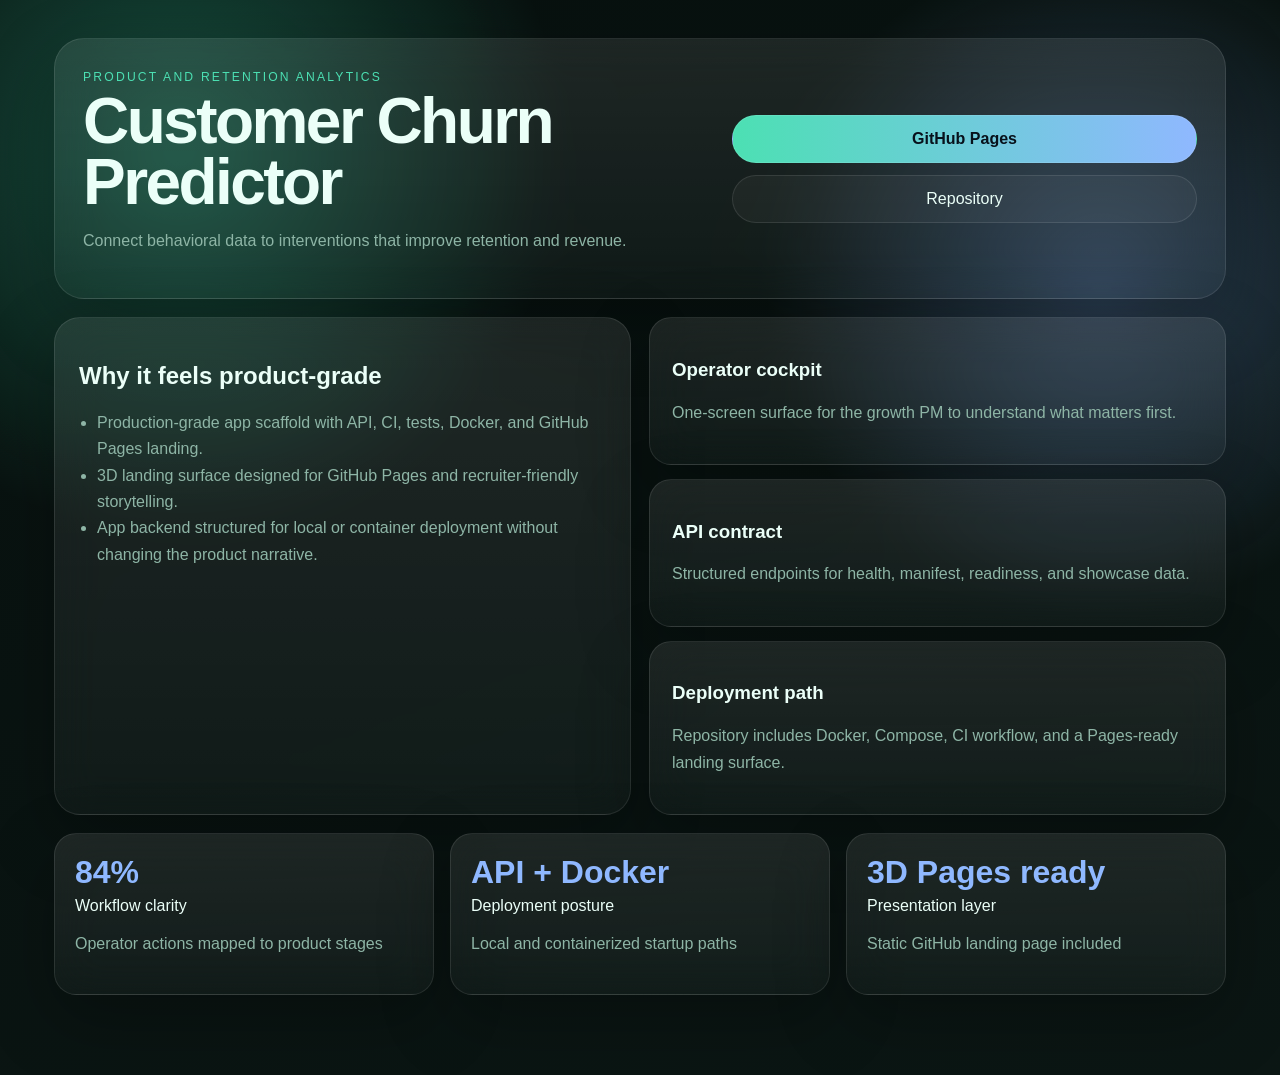
<file: docs/index.html>
<!DOCTYPE html>
<html lang="en">
<head>
  <meta charset="UTF-8" />
  <meta name="viewport" content="width=device-width, initial-scale=1.0" />
  <title>Customer Churn Predictor Landing</title>
  <link rel="stylesheet" href="landing.css" />
</head>
<body>
  <div class="scene" id="scene">
    <div class="backdrop"></div>
    <main class="deck">
      <section class="hero-card glass">
        <div>
          <span class="eyebrow">Product and retention analytics</span>
          <h1>Customer Churn Predictor</h1>
          <p>Connect behavioral data to interventions that improve retention and revenue.</p>
        </div>
        <nav class="cta-stack">
          <a class="cta primary" href="https://r-behera.github.io/customer-churn-predictor/">GitHub Pages</a>
          <a class="cta" href="https://github.com/R-behera/customer-churn-predictor">Repository</a>
        </nav>
      </section>
      <section class="orbit-grid">
        <div class="glass panel large">
          <h2>Why it feels product-grade</h2>
          <ul><li>Production-grade app scaffold with API, CI, tests, Docker, and GitHub Pages landing.</li><li>3D landing surface designed for GitHub Pages and recruiter-friendly storytelling.</li><li>App backend structured for local or container deployment without changing the product narrative.</li></ul>
        </div>
        <div id="cards" class="card-stack"></div>
      </section>
      <section class="metrics-row" id="metrics"></section>
    </main>
  </div>
  <script>window.PROJECT_MANIFEST = {"slug": "customer-churn-predictor", "title": "Customer Churn Predictor", "summary": "![Demo Screenshot](demo/screenshot.png)", "domain": "Product and retention analytics", "audience": "growth PM", "promise": "Connect behavioral data to interventions that improve retention and revenue.", "hero": ["Production-grade app scaffold with API, CI, tests, Docker, and GitHub Pages landing.", "3D landing surface designed for GitHub Pages and recruiter-friendly storytelling.", "App backend structured for local or container deployment without changing the product narrative."], "kpis": [{"label": "Workflow clarity", "value": "84%", "note": "Operator actions mapped to product stages"}, {"label": "Deployment posture", "value": "API + Docker", "note": "Local and containerized startup paths"}, {"label": "Presentation layer", "value": "3D Pages ready", "note": "Static GitHub landing page included"}], "stages": ["ingest", "validate", "analyze", "decide", "monitor"], "cards": [{"title": "Operator cockpit", "body": "One-screen surface for the growth PM to understand what matters first."}, {"title": "API contract", "body": "Structured endpoints for health, manifest, readiness, and showcase data."}, {"title": "Deployment path", "body": "Repository includes Docker, Compose, CI workflow, and a Pages-ready landing surface."}], "scene": "signal-wave", "theme": {"bg": "#08100e", "surface": "#101d1a", "ink": "#ebfff8", "muted": "#8eb5a6", "accent": "#4ce0b3", "accent2": "#8fb8ff"}, "pages_url": "https://r-behera.github.io/customer-churn-predictor/", "api_examples": {"health": {"status": "ok", "project": "customer-churn-predictor"}, "readiness": {"api": "ready", "landing_page": "docs/index.html", "container": "Dockerfile present"}, "signals": [{"name": "Decision coverage", "status": "strong", "detail": "App and landing narrative aligned"}, {"name": "Operator context", "status": "strong", "detail": "Primary user anchored as growth PM"}, {"name": "Delivery path", "status": "ready", "detail": "Pages + containerized app scaffold generated"}]}};</script>
  <script src="landing.js"></script>
</body>
</html>
</file>
<file: docs/landing.css>
:root{--bg:#08100e;--surface:#101d1a;--ink:#ebfff8;--muted:#8eb5a6;--accent:#4ce0b3;--accent2:#8fb8ff;--rx:0deg;--ry:0deg;}*{box-sizing:border-box}html,body{margin:0;min-height:100%;font-family:Inter,Segoe UI,sans-serif;background:var(--bg);color:var(--ink)}.scene{min-height:100vh;overflow:hidden;position:relative;transform-style:preserve-3d;perspective:1600px}.backdrop{position:absolute;inset:-10%;background:radial-gradient(circle at 20% 20%,color-mix(in srgb,var(--accent) 30%, transparent),transparent 24%),radial-gradient(circle at 80% 30%,color-mix(in srgb,var(--accent2) 28%, transparent),transparent 22%),linear-gradient(160deg,var(--bg),color-mix(in srgb,var(--surface) 78%, black));filter:saturate(1.15)}.deck{position:relative;z-index:2;max-width:1220px;margin:0 auto;padding:38px 24px 80px;transform:rotateX(var(--rx)) rotateY(var(--ry));transition:transform .12s ease-out}.glass{background:linear-gradient(180deg,rgba(255,255,255,.09),rgba(255,255,255,.03));border:1px solid rgba(255,255,255,.1);backdrop-filter:blur(22px);box-shadow:0 24px 70px rgba(0,0,0,.28)}.hero-card{display:grid;grid-template-columns:1.15fr .85fr;gap:20px;padding:28px;border-radius:30px;margin-bottom:18px}.eyebrow{letter-spacing:.18em;text-transform:uppercase;font-size:.76rem;color:var(--accent)}h1{font-size:clamp(2.4rem,5vw,4.8rem);line-height:.94;margin:.4rem 0 1rem;letter-spacing:-.04em}p,li{color:var(--muted);line-height:1.65}.cta-stack{display:flex;flex-direction:column;justify-content:center;gap:12px}.cta{display:inline-flex;justify-content:center;padding:14px 18px;border-radius:999px;text-decoration:none;color:var(--ink);border:1px solid rgba(255,255,255,.1);background:rgba(255,255,255,.04)}.primary{background:linear-gradient(90deg,var(--accent),var(--accent2));color:#07111b;font-weight:700}.orbit-grid{display:grid;grid-template-columns:1fr 1fr;gap:18px;margin-bottom:18px}.panel.large{padding:24px;border-radius:26px}.card-stack{display:grid;gap:14px}.flip{padding:22px;border-radius:22px;transform:translateZ(var(--z))}.metrics-row{display:grid;grid-template-columns:repeat(3,minmax(0,1fr));gap:16px}.metric{padding:20px;border-radius:22px}.metric strong{display:block;font-size:2rem;color:var(--accent2);margin-bottom:.4rem}ul{padding-left:18px;margin:14px 0 0}@media(max-width:980px){.hero-card,.orbit-grid,.metrics-row{grid-template-columns:1fr}.deck{padding:22px 16px 60px}}
</file>
